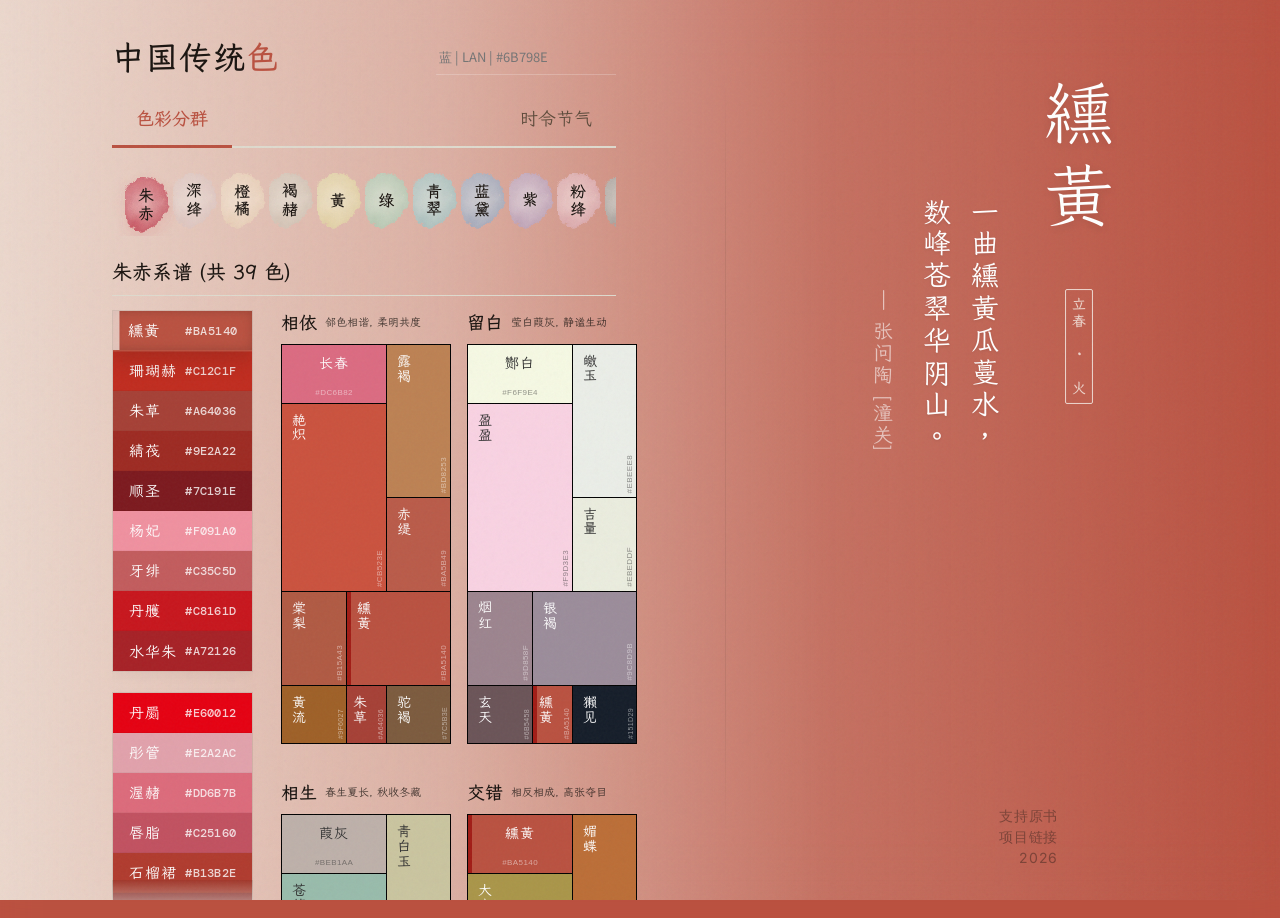
<file: index.html>
<!doctype html>
<html lang="zh-CN">
	<head>
		<meta charset="UTF-8" />
		<meta name="viewport" content="width=device-width, initial-scale=1.0" />
		<title>中国传统色 | TC Colors</title>

		<!-- Brand Favicon (Organic Watercolor Blob with Gold Splatter) -->
		<link
			rel="icon"
			type="image/svg+xml"
			href="data:image/svg+xml,%3Csvg xmlns='http://www.w3.org/2000/svg' viewBox='0 0 100 100'%3E%3Cpath d='M5,50 C5,10 40,5 90,15 C110,40 95,90 50,95 C10,100 5,75 5,50 Z' fill='%23d35400' /%3E%3Ccircle cx='75' cy='30' r='5' fill='%23FFD700' opacity='0.6' /%3E%3Ccircle cx='85' cy='50' r='4' fill='%23FFD700' opacity='0.8' /%3E%3Ccircle cx='60' cy='20' r='3' fill='%23FFD700' opacity='0.5' /%3E%3C/svg%3E"
		/>

		<!-- Fonts: LXGW WenKai TC for classic calligraphy, ZCOOL XiaoWei for quote, DM Mono for hex numbers, Outfit for UI, Inter for body -->
		<link rel="preconnect" href="https://fonts.googleapis.com" />
		<link rel="preconnect" href="https://fonts.gstatic.com" crossorigin />
		<link
			href="https://fonts.googleapis.com/css2?family=Barlow:wght@400;500;600;700&family=Inter:wght@300;400;500;600;700&family=Noto+Serif+JP:wght@400;600;700;900&family=Outfit:wght@400;500;600;700&family=LXGW+WenKai+TC&family=ZCOOL+XiaoWei&family=Noto+Sans+JP:wght@300;400;500&family=DM+Mono:wght@400;500&display=swap"
			rel="stylesheet"
		/>

		<!-- Load Global CORS-proof Database Script -->
		<script src="colors_db.js"></script>

		<!-- Modular Stylesheets (Option A Component Split) -->
		<link rel="stylesheet" href="css/tokens.css" />
		<link rel="stylesheet" href="css/layout.css" />
		<link rel="stylesheet" href="css/sidebar.css" />
		<link rel="stylesheet" href="css/swatches.css" />
		<link rel="stylesheet" href="css/hero.css" />
	</head>
	<body>
		<!-- Ink Bleed Expansion Overlay -->
		<div class="ink-bleed-overlay" id="inkBleedOverlay"></div>

		<!-- Global Xuan Paper Noise Overlay -->
		<div class="paper-texture"></div>

		<!-- SVG Wet Brush Stroke Displacement Filters (100% Local Fractal Noise) -->
		<svg
			style="
				position: absolute;
				width: 0;
				height: 0;
				pointer-events: none;
			"
		>
			<defs>
				<filter id="brush-filter">
					<feTurbulence
						type="fractalNoise"
						baseFrequency="0.06"
						numOctaves="4"
						result="noise"
					/>
					<feDisplacementMap
						in="SourceGraphic"
						in2="noise"
						scale="12"
						xChannelSelector="R"
						yChannelSelector="G"
					/>
				</filter>
				<filter id="brush-filter-active">
					<feTurbulence
						type="fractalNoise"
						baseFrequency="0.04"
						numOctaves="5"
						result="noise"
					/>
					<feDisplacementMap
						in="SourceGraphic"
						in2="noise"
						scale="18"
						xChannelSelector="R"
						yChannelSelector="G"
					/>
				</filter>
				<filter id="ink-bleed-filter">
					<feTurbulence
						type="fractalNoise"
						baseFrequency="0.012"
						numOctaves="3"
						result="noise"
					/>
					<feDisplacementMap
						in="SourceGraphic"
						in2="noise"
						scale="120"
					/>
				</filter>
			</defs>
		</svg>

		<!-- Active Stage - Split View -->
		<div class="stage-container" id="stageContainer">
			<!-- Left Half Stage: Dynamic Interactive Views -->
			<div class="stage-left" id="stageLeft">
				<!-- Header Section -->
				<header>
					<div style="display: flex; align-items: center; gap: 12px">
						<a href="https://tc-colors.vercel.app" class="logo"
							>中国传统<span>色</span></a
						>
					</div>

					<!-- Premium Fuzzy Search Input on Top Right -->
					<div class="search-bar-container">
						<input
							type="text"
							class="search-input"
							id="searchInput"
							placeholder=" 蓝 | LAN | #6B798E"
							onfocus="this.placeholder = ''"
							onblur="this.placeholder = ' 蓝 | LAN | #6B798E'"
							oninput="handleSearch()"
						/>
					</div>
				</header>

				<!-- Premium Tab Bar Navigation -->
				<div class="tabs-nav-container">
					<button
						class="nav-tab-btn active"
						id="main-tab-groups"
						onclick="switchMainTab('groups')"
					>
						<span>色彩分群</span>
					</button>
					<button
						class="nav-tab-btn"
						id="main-tab-seasons"
						onclick="switchMainTab('seasons')"
					>
						<span>时令节气</span>
					</button>
				</div>

				<!-- Tab 1: Color Groups Container -->
				<div class="tab-content" id="tabContentGroups">
					<div id="hueGroupsSelectView" class="hue-cards-grid">
						<!-- Dynamic Hue cards -->
					</div>
					<div class="group-view-header" style="margin-top: 8px">
						<span class="group-view-title" id="groupColorsTitle"
							>朱赤系谱</span
						>
					</div>
					<div class="tab-split-layout">
						<div
							class="ribbon-swatches-list"
							id="hueGroupColorsGrid"
						>
							<!-- Compact horizontal ribbon swatch strips -->
						</div>
						<div class="tab-palettes-column" id="groupPalettesGrid">
							<!-- 6 Dynamic Intention Palettes stacked here -->
						</div>
					</div>
				</div>

				<!-- Tab 2: Seasonal Groups Container -->
				<div
					class="tab-content"
					id="tabContentSeasons"
					style="display: none"
				>
					<!-- Unified Top Row: Accordion on Left, 6 Term Buttons on Right -->
					<div class="season-unified-header">
						<!-- Left Column: Vertical Accordion Season Stack -->
						<div class="season-tabs-stack" id="seasonTabsStack">
							<!-- Dynamically populated vertical accordion cards for 春, 夏, 秋, 冬 -->
						</div>

						<!-- Right Column: 6 Terms Symmetrical Grid -->
						<div class="solar-terms-grid" id="solarTermsGrid">
							<!-- Clickable 6 active season terms -->
						</div>
					</div>

					<div class="tab-split-layout">
						<div id="seasonSwatchesView">
							<div
								class="ribbon-swatches-list"
								id="seasonGrid4x4"
							>
								<!-- Dynamic seasonal ribbons -->
							</div>
						</div>
						<div
							class="tab-palettes-column"
							id="seasonPalettesGrid"
						>
							<!-- 6 Dynamic Intention Palettes stacked here -->
						</div>
					</div>
				</div>

				<!-- Search Results Container -->
				<div
					class="tab-content"
					id="tabContentSearch"
					style="display: none"
				>
					<div class="group-view-header">
						<span class="group-view-title">搜索结果</span>
					</div>
					<div class="tab-split-layout" id="searchSplitLayout">
						<div class="ribbon-swatches-list" id="searchColLeft">
							<!-- Left column results -->
						</div>
						<div class="ribbon-swatches-list" id="searchColRight">
							<!-- Right column results -->
						</div>
					</div>
				</div>
			</div>

			<!-- Right Half Stage: Vertical Calligraphic Zen Scroll Panel -->
			<div class="stage-right" id="stageRight">
				<div class="stage-right-hero" id="detailHero">
					<!-- Color Name Group (Top Right) -->
					<div class="hero-name-group">
						<div class="hero-name-zh" id="viewerNameZh">黄白游</div>
						<div class="hero-meta-badge" id="viewerMetaBadge">
							立春 · 土
						</div>
					</div>
					<!-- Poem Group (Middle to Left, starting from middle down) -->
					<div class="hero-poem-group">
						<div class="hero-poem-text" id="viewerPoetry">
							欲识金银气，多从黄白游；一生痴绝处，无梦到徽州。
						</div>
						<div class="hero-poem-citation" id="viewerCitation">
							---- 汤显祖 [有友人怜予乏劝 为黄山白岳之游]
						</div>
					</div>
				</div>

				<!-- Page Credits -->
				<div class="page-footer">
					<div
						class="footer-link"
						data-url="https://www.amazon.com/Traditional-Colors-China-Chinese-Guo/dp/7521716051"
						onclick="window.open(this.dataset.url, '_blank')"
					>
						支持原书
					</div>
					<div
						class="footer-link"
						data-url="https://github.com/davidye0209/tc-colors"
						onclick="window.open(this.dataset.url, '_blank')"
					>
						项目链接
					</div>
					<div>2026</div>
				</div>
			</div>
		</div>

		<!-- Tooltip -->
		<div class="well-tooltip" id="wellTooltip"></div>

		<!-- Toast Notification -->
		<div class="toast" id="toast">复制成功</div>

		<!-- Modular Core Coordinator (ES Modules Entry Point) -->
		<script type="module" src="js/app.js"></script>
	</body>
</html>
</file>
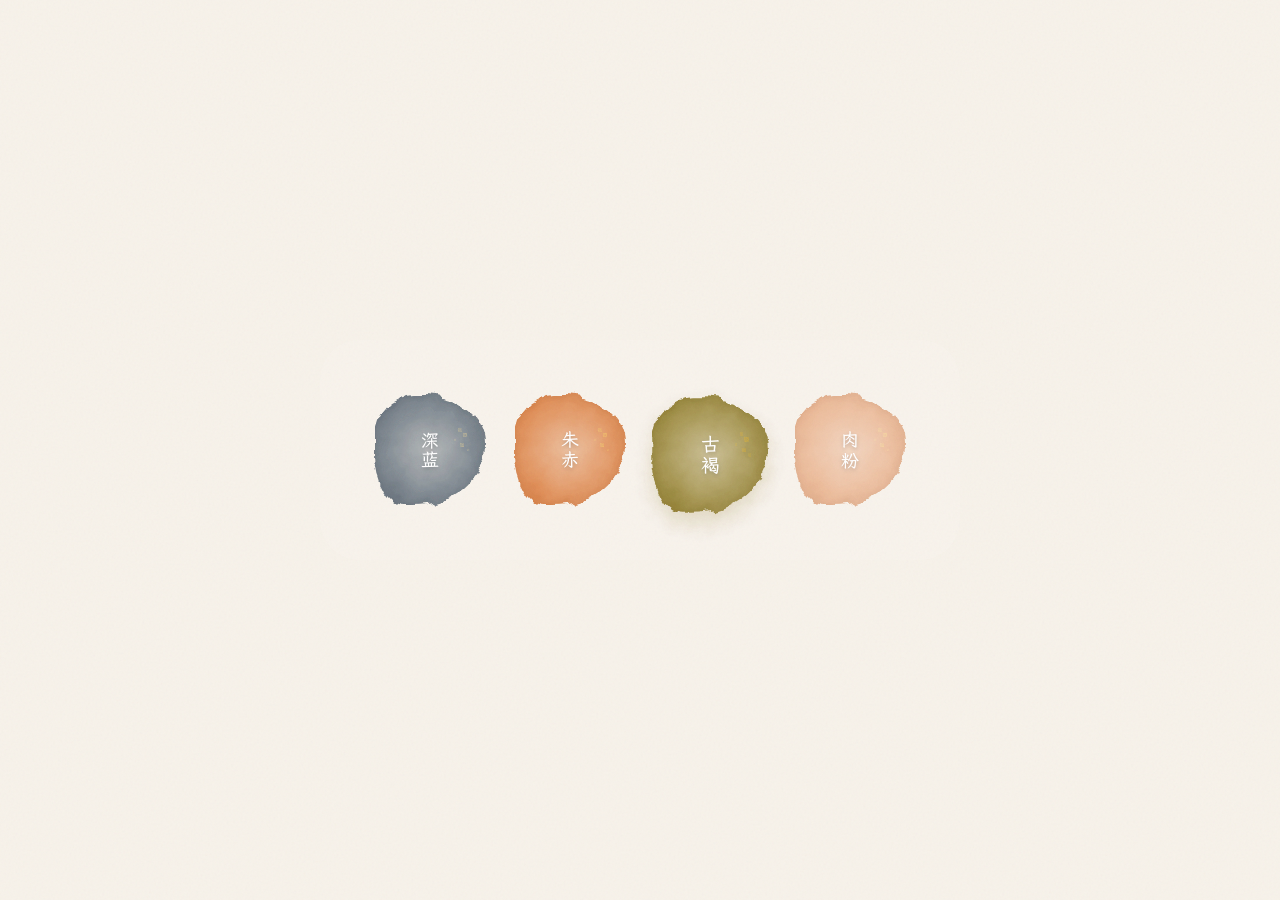
<file: button.html>
<!doctype html>

<html lang="zh-CN">
	<head>
		<meta charset="utf-8" />
		<meta content="width=device-width, initial-scale=1.0" name="viewport" />
		<title>Watercolor Tag Components</title>
		<link
			href="https://fonts.googleapis.com/css2?family=LXGW+WenKai+TC:wght@400;700&amp;display=swap"
			rel="stylesheet"
		/>
		<style>
			:root {
				--bg: #f7f2ea;
				--ink: #1a1410;
				--grain-opacity: 0.04;
			}
			body {
				background-color: var(--bg);
				display: flex;
				justify-content: center;
				align-items: center;
				min-height: 100vh;
				margin: 0;
				font-family: "LXGW WenKai TC", serif;
				position: relative;
			}
			body::before {
				content: "";
				position: fixed;
				inset: 0;
				pointer-events: none;
				z-index: 1000;
				background-image: url("data:image/svg+xml,%3Csvg viewBox='0 0 512 512' xmlns='http://www.w3.org/2000/svg'%3E%3Cfilter id='noise'%3E%3CfeTurbulence type='fractalNoise' baseFrequency='0.75' numOctaves='4' stitchTiles='stitch'/%3E%3C/filter%3E%3Crect width='100%25' height='100%25' filter='url(%23noise)' opacity='1'/%3E%3C/svg%3E");
				opacity: var(--grain-opacity);
			}
			.component-preview {
				display: flex;
				gap: 40px;
				padding: 60px;
				background: rgba(255, 255, 255, 0.1);
				border-radius: 40px;
			}
			.hue-group-card {
				width: 100px;
				height: 100px;
				cursor: pointer;
				display: flex;
				align-items: center;
				justify-content: center;
				position: relative;
				transition: all 0.5s cubic-bezier(0.23, 1, 0.32, 1);
				background: transparent;
			}
			.hue-group-card::after {
				content: "";
				position: absolute;
				inset: -5px;
				z-index: -1;
				background: radial-gradient(
					circle at center,
					color-mix(in srgb, var(--group-accent) 40%, transparent) 0%,
					color-mix(in srgb, var(--group-accent) 85%, transparent) 80%,
					var(--group-accent) 100%
				);
				border-radius: 40% 60% 70% 30% / 40% 50% 60% 50%;
				filter: url(#brush-filter);
				box-shadow: inset 0 0 15px rgba(0, 0, 0, 0.1);
				transition: all 0.5s ease;
				opacity: 0.9;
			}
			.hue-group-card .splatter {
				position: absolute;
				inset: 0;
				pointer-events: none;
				z-index: 1;
				background-image: url("data:image/svg+xml,%3Csvg viewBox='0 0 100 100' xmlns='http://www.w3.org/2000/svg'%3E%3Cfilter id='gold'%3E%3CfeTurbulence type='fractalNoise' baseFrequency='0.8' numOctaves='4'/%3E%3CfeColorMatrix values='0 0 0 0 0.8 0 0 0 0 0.6 0 0 0 0 0.2 0 0 0 1 0'/%3E%3C/filter%3E%3Ccircle cx='80' cy='30' r='1' filter='url(%23gold)' opacity='0.6'/%3E%3Ccircle cx='85' cy='35' r='1.5' filter='url(%23gold)' opacity='0.8'/%3E%3Ccircle cx='75' cy='40' r='0.5' filter='url(%23gold)' opacity='0.5'/%3E%3Ccircle cx='82' cy='45' r='1.2' filter='url(%23gold)' opacity='0.7'/%3E%3Ccircle cx='88' cy='50' r='0.8' filter='url(%23gold)' opacity='0.4'/%3E%3C/svg%3E");
				background-size: cover;
				mix-blend-mode: overlay;
				opacity: 0.8;
			}
			.hue-group-card:hover {
				transform: scale(1.1) rotate(2deg);
			}
			.hue-group-card:hover::after {
				filter: url(#brush-filter-active);
				opacity: 1;
			}
			.hue-group-card.active {
				transform: translateY(5px) scale(1.05);
			}
			.hue-group-card.active::after {
				box-shadow:
					0 10px 20px rgba(var(--group-accent-rgb), 0.2),
					inset 0 0 20px rgba(0, 0, 0, 0.1);
			}
			.hue-group-name {
				font-size: 18px;
				font-weight: 700;
				color: #fff;
				text-shadow: 0 2px 4px rgba(0, 0, 0, 0.2);
				writing-mode: vertical-rl;
				text-orientation: upright;
				z-index: 2;
				letter-spacing: 0.1em;
			}
			.svg-filters {
				position: absolute;
				width: 0;
				height: 0;
				pointer-events: none;
			}
		</style>
	</head>
	<body>
		<svg class="svg-filters">
			<defs>
				<filter id="brush-filter">
					<feturbulence
						basefrequency="0.06"
						numoctaves="4"
						result="noise"
						type="fractalNoise"
					></feturbulence>
					<fedisplacementmap
						in="SourceGraphic"
						in2="noise"
						scale="12"
						xchannelselector="R"
						ychannelselector="G"
					></fedisplacementmap>
				</filter>
				<filter id="brush-filter-active">
					<feturbulence
						basefrequency="0.04"
						numoctaves="5"
						result="noise"
						type="fractalNoise"
					></feturbulence>
					<fedisplacementmap
						in="SourceGraphic"
						in2="noise"
						scale="18"
						xchannelselector="R"
						ychannelselector="G"
					></fedisplacementmap>
				</filter>
			</defs>
		</svg>
		<div class="component-preview">
			<div
				class="hue-group-card"
				style="--group-accent: #2c3e50; --group-accent-rgb: 44, 62, 80"
			>
				<div class="splatter"></div>
				<div class="hue-group-name">深蓝</div>
			</div>
			<div
				class="hue-group-card"
				style="--group-accent: #d35400; --group-accent-rgb: 211, 84, 0"
			>
				<div class="splatter"></div>
				<div class="hue-group-name">朱赤</div>
			</div>
			<div
				class="hue-group-card active"
				style="--group-accent: #7d6608; --group-accent-rgb: 125, 102, 8"
			>
				<div class="splatter"></div>
				<div class="hue-group-name">古褐</div>
			</div>
			<div
				class="hue-group-card"
				style="
					--group-accent: #e59866;
					--group-accent-rgb: 229, 152, 102;
				"
			>
				<div class="splatter"></div>
				<div class="hue-group-name">肉粉</div>
			</div>
		</div>
		<script>
			document.querySelectorAll(".hue-group-card").forEach((card) => {
				card.addEventListener("click", () => {
					document
						.querySelectorAll(".hue-group-card")
						.forEach((c) => c.classList.remove("active"));
					card.classList.add("active");
				});
			});
		</script>
	</body>
</html>
</file>
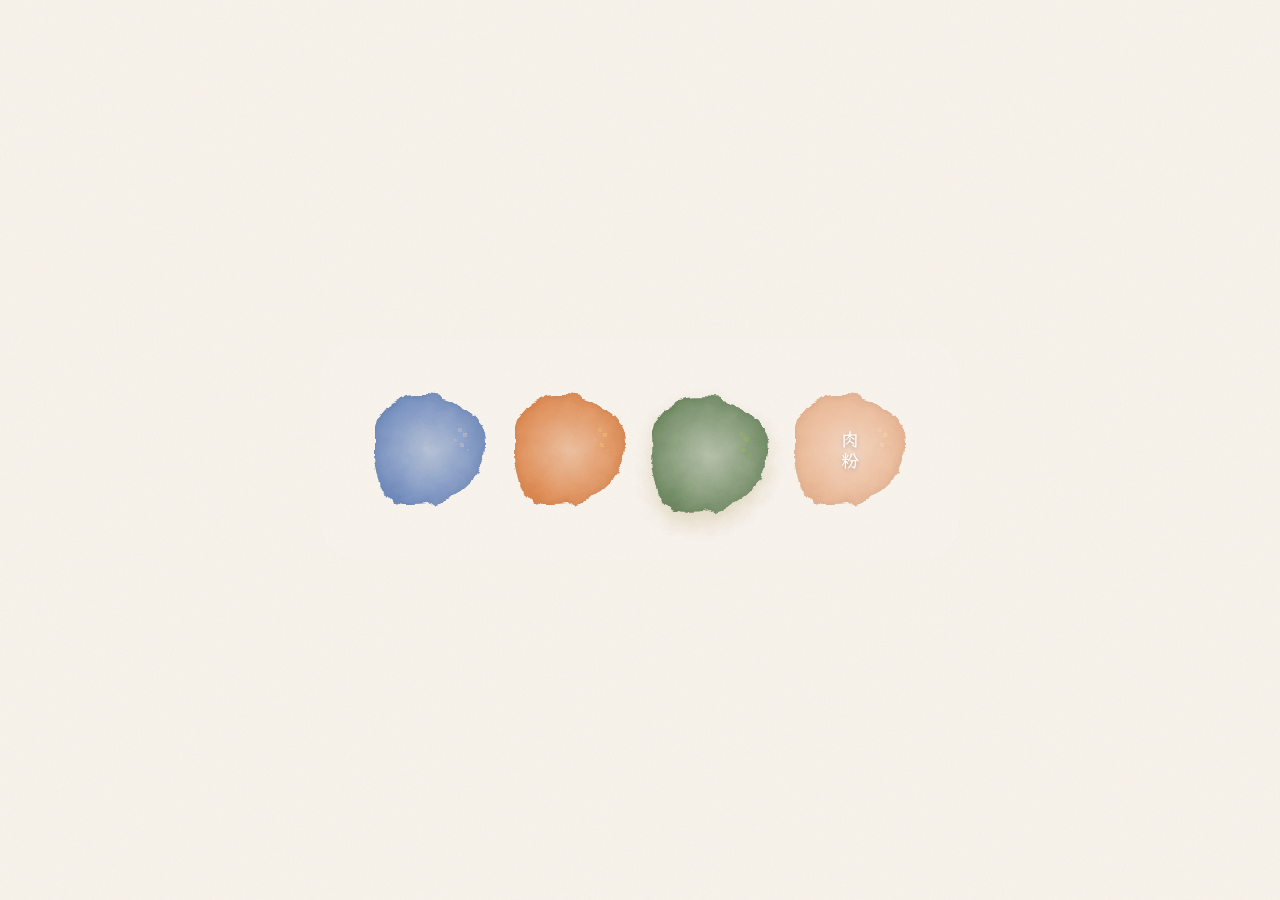
<file: favicon.html>
<!doctype html>

<html lang="zh-CN">
	<head>
		<meta charset="utf-8" />
		<meta content="width=device-width, initial-scale=1.0" name="viewport" />
		<title>Watercolor Tag Components</title>
		<link
			href="https://fonts.googleapis.com/css2?family=LXGW+WenKai+TC:wght@400;700&amp;display=swap"
			rel="stylesheet"
		/>
		<style>
			:root {
				--bg: #f7f2ea;
				--ink: #1a1410;
				--grain-opacity: 0.04;
			}
			body {
				background-color: var(--bg);
				display: flex;
				justify-content: center;
				align-items: center;
				min-height: 100vh;
				margin: 0;
				font-family: "LXGW WenKai TC", serif;
				position: relative;
			}
			body::before {
				content: "";
				position: fixed;
				inset: 0;
				pointer-events: none;
				z-index: 1000;
				background-image: url("data:image/svg+xml,%3Csvg viewBox='0 0 512 512' xmlns='http://www.w3.org/2000/svg'%3E%3Cfilter id='noise'%3E%3CfeTurbulence type='fractalNoise' baseFrequency='0.75' numOctaves='4' stitchTiles='stitch'/%3E%3C/filter%3E%3Crect width='100%25' height='100%25' filter='url(%23noise)' opacity='1'/%3E%3C/svg%3E");
				opacity: var(--grain-opacity);
			}
			.component-preview {
				display: flex;
				gap: 40px;
				padding: 60px;
				background: rgba(255, 255, 255, 0.1);
				border-radius: 40px;
			}
			.hue-group-card {
				width: 100px;
				height: 100px;
				cursor: pointer;
				display: flex;
				align-items: center;
				justify-content: center;
				position: relative;
				transition: all 0.5s cubic-bezier(0.23, 1, 0.32, 1);
				background: transparent;
			}
			.hue-group-card::after {
				content: "";
				position: absolute;
				inset: -5px;
				z-index: -1;
				background: radial-gradient(
					circle at center,
					color-mix(in srgb, var(--group-accent) 40%, transparent) 0%,
					color-mix(in srgb, var(--group-accent) 85%, transparent) 80%,
					var(--group-accent) 100%
				);
				border-radius: 40% 60% 70% 30% / 40% 50% 60% 50%;
				filter: url(#brush-filter);
				box-shadow: inset 0 0 15px rgba(0, 0, 0, 0.1);
				transition: all 0.5s ease;
				opacity: 0.9;
			}
			.hue-group-card .splatter {
				position: absolute;
				inset: 0;
				pointer-events: none;
				z-index: 1;
				background-image: url("data:image/svg+xml,%3Csvg viewBox='0 0 100 100' xmlns='http://www.w3.org/2000/svg'%3E%3Cfilter id='gold'%3E%3CfeTurbulence type='fractalNoise' baseFrequency='0.8' numOctaves='4'/%3E%3CfeColorMatrix values='0 0 0 0 0.8 0 0 0 0 0.6 0 0 0 0 0.2 0 0 0 1 0'/%3E%3C/filter%3E%3Ccircle cx='80' cy='30' r='1' filter='url(%23gold)' opacity='0.6'/%3E%3Ccircle cx='85' cy='35' r='1.5' filter='url(%23gold)' opacity='0.8'/%3E%3Ccircle cx='75' cy='40' r='0.5' filter='url(%23gold)' opacity='0.5'/%3E%3Ccircle cx='82' cy='45' r='1.2' filter='url(%23gold)' opacity='0.7'/%3E%3Ccircle cx='88' cy='50' r='0.8' filter='url(%23gold)' opacity='0.4'/%3E%3C/svg%3E");
				background-size: cover;
				mix-blend-mode: overlay;
				opacity: 0.8;
			}
			.hue-group-card:hover {
				transform: scale(1.1) rotate(2deg);
			}
			.hue-group-card:hover::after {
				filter: url(#brush-filter-active);
				opacity: 1;
			}
			.hue-group-card.active {
				transform: translateY(5px) scale(1.05);
			}
			.hue-group-card.active::after {
				box-shadow:
					0 10px 20px rgba(var(--group-accent-rgb), 0.2),
					inset 0 0 20px rgba(0, 0, 0, 0.1);
			}
			.hue-group-name {
				font-size: 18px;
				font-weight: 700;
				color: #fff;
				text-shadow: 0 2px 4px rgba(0, 0, 0, 0.2);
				writing-mode: vertical-rl;
				text-orientation: upright;
				z-index: 2;
				letter-spacing: 0.1em;
			}
			.svg-filters {
				position: absolute;
				width: 0;
				height: 0;
				pointer-events: none;
			}
		</style>
	</head>
	<body>
		<svg class="svg-filters">
			<defs>
				<filter id="brush-filter">
					<feturbulence
						basefrequency="0.06"
						numoctaves="4"
						result="noise"
						type="fractalNoise"
					></feturbulence>
					<fedisplacementmap
						in="SourceGraphic"
						in2="noise"
						scale="12"
						xchannelselector="R"
						ychannelselector="G"
					></fedisplacementmap>
				</filter>
				<filter id="brush-filter-active">
					<feturbulence
						basefrequency="0.04"
						numoctaves="5"
						result="noise"
						type="fractalNoise"
					></feturbulence>
					<fedisplacementmap
						in="SourceGraphic"
						in2="noise"
						scale="18"
						xchannelselector="R"
						ychannelselector="G"
					></fedisplacementmap>
				</filter>
			</defs>
		</svg>
		<div class="component-preview">
			<div
				class="hue-group-card"
				style="--group-accent: #2e59a7; --group-accent-rgb: 44, 62, 80"
			>
				<div class="splatter"></div>
				<div class="hue-group-name"></div>
			</div>
			<div
				class="hue-group-card"
				style="--group-accent: #d35400; --group-accent-rgb: 211, 84, 0"
			>
				<div class="splatter"></div>
				<div class="hue-group-name"></div>
			</div>
			<div
				class="hue-group-card active"
				style="--group-accent: #446a37; --group-accent-rgb: 125, 102, 8"
			>
				<div class="splatter"></div>
				<div class="hue-group-name"></div>
			</div>
			<div
				class="hue-group-card"
				style="
					--group-accent: #e59866;
					--group-accent-rgb: 229, 152, 102;
				"
			>
				<div class="splatter"></div>
				<div class="hue-group-name">肉粉</div>
			</div>
		</div>
		<script>
			document.querySelectorAll(".hue-group-card").forEach((card) => {
				card.addEventListener("click", () => {
					document
						.querySelectorAll(".hue-group-card")
						.forEach((c) => c.classList.remove("active"));
					card.classList.add("active");
				});
			});
		</script>
	</body>
</html>
</file>
<file: css/tokens.css>
/* Core Design System Tokens & Global Xuan Paper Canvas */
:root {
	/* Active Theme Colors - Default Warm Red (朱赤) */
	--theme-primary: #9e2a22;
	--theme-primary-rgb: 158, 42, 34;
	--theme-light-bg: rgba(158, 42, 34, 0.05);
	--theme-border: rgba(158, 42, 34, 0.2);

	/* Global Base */
	--bg: #f4f0e6; /* Warmer, antique Xuan paper */
	--bg2: #ece6d9;
	--ink: #1a1410; /* Editorial off-black */
	--ink-soft: #5c4a3a;
	--ink-muted: #9c8878;
	--grain-opacity: 0.04;
	--card-radius: 14px;
	--panel-radius: 20px;

	--bg-app: var(--bg);
	--text-main: var(--ink);
	--text-muted: var(--ink-soft);
	--border-color: #dfdbcf;
	--white: #faf7f0;

	/* Typography Tokens */
	--font-serif-jp: "Noto Serif JP", "LXGW WenKai TC", serif;
	--font-calligraphy: "LXGW WenKai TC", cursive;
}

html, body {
	overflow: hidden; /* Lock the global viewport */
	height: 100%;
}

* {
	box-sizing: border-box;
	margin: 0;
	padding: 0;
}

body {
	font-family: "Noto Sans JP", sans-serif;
	background-color: var(--theme-primary);
	color: var(--text-main);
	height: 100vh; /* Fixed height */
	padding: 24px 32px 0 32px; /* Bottom padding removed to allow lists to reach bottom */
	position: relative;
	transition: filter 1.2s ease;
}

/* Cream paper veil: strongest on left for card legibility, dissolves toward right */
/* Static overlay so no transition needed — only background-color animates */
body::after {
	content: "";
	position: fixed;
	inset: 0;
	pointer-events: none;
	z-index: -1;
	background: linear-gradient(
		to right,
		rgba(244, 240, 230, 0.85) 0%,
		rgba(244, 240, 230, 0.6) 35%,
		rgba(244, 240, 230, 0.2) 65%,
		rgba(244, 240, 230, 0) 100%
	);
}

/* Global Xuan Paper Noise Overlay */
.paper-texture {
	position: fixed;
	inset: 0;
	background-image: url("data:image/svg+xml,%3Csvg viewBox='0 0 200 200' xmlns='http://www.w3.org/2000/svg'%3E%3Cfilter id='noise'%3E%3CfeTurbulence type='fractalNoise' baseFrequency='0.65' numOctaves='3' stitchTiles='stitch'/%3E%3C/filter%3E%3Crect width='100%25' height='100%25' filter='url(%23noise)' opacity='0.035'/%3E%3C/svg%3E");
	pointer-events: none;
	z-index: 9999;
	mix-blend-mode: multiply;
	opacity: 0.8;
}

/* Paper grain overlay */
body::before {
	content: "";
	position: fixed;
	inset: 0;
	pointer-events: none;
	z-index: 1000;
	background-image: url("data:image/svg+xml,%3Csvg viewBox='0 0 512 512' xmlns='http://www.w3.org/2000/svg'%3E%3Cfilter id='noise'%3E%3CfeTurbulence type='fractalNoise' baseFrequency='0.75' numOctaves='4' stitchTiles='stitch'/%3E%3C/filter%3E%3Crect width='100%25' height='100%25' filter='url(%23noise)' opacity='1'/%3E%3C/svg%3E");
	opacity: var(--grain-opacity);
	transition: opacity 0.6s ease;
}

body.absorbing::before {
	opacity: calc(var(--grain-opacity) * 2.5);
}

body.absorbing {
	filter: brightness(0.96) contrast(1.02);
}

.ink-bleed-overlay {
	position: fixed;
	inset: 0;
	z-index: -2; /* Behind the veil (-1) and grain (1000) */
	pointer-events: none;
	background-color: transparent;
	opacity: 0;
	transform: scale(0.9);
	transition: 
		opacity 2.0s cubic-bezier(0.45, 0, 0.55, 1),
		transform 2.0s cubic-bezier(0.45, 0, 0.55, 1);
	filter: blur(50px);
}

.ink-bleed-overlay.animate {
	opacity: 1;
	transform: scale(1.15);
}
</file>
<file: css/layout.css>
/* Structural Split View Grid, Navigation, and General UI Layout styling */

/* ── TOP NAV ── */
header {
	width: 100%;
	margin: 0 0 12px 0;
	padding: 0;
	display: flex;
	align-items: center;
	justify-content: space-between;
	gap: 12px;
	border-bottom: none;
}

.search-bar-container {
	position: relative;
	display: flex;
	align-items: center;
}

.search-input {
	width: 180px;
	padding: 8px 0;
	border-radius: 0;
	border: none;
	border-bottom: 1px solid var(--theme-border);
	background: transparent;
	font-family: "Noto Sans JP", sans-serif;
	font-size: 13px;
	color: var(--ink);
	outline: none;
	transition:
		border-bottom-color 1.5s cubic-bezier(0.45, 0, 0.55, 1),
		width 0.3s ease;
	backdrop-filter: blur(2px);
}

.search-input:focus {
	border-bottom-color: var(--ink);
	width: 220px;
}

.search-icon {
	position: absolute;
	right: 0;
	font-family: "LXGW WenKai TC", serif;
	font-size: 12px;
	color: var(--ink-muted);
	opacity: 0.8;
	cursor: pointer;
	user-select: none;
	pointer-events: none;
}

.search-icon:hover {
	opacity: 1;
}

.logo {
	font-family: "LXGW WenKai TC", serif;
	font-size: 32px;
	font-weight: 700;
	color: var(--ink);
	letter-spacing: 0.05em;
	text-decoration: none;
	display: inline-block;
}
.logo span {
	color: var(--theme-primary);
	transition: color 1.5s cubic-bezier(0.45, 0, 0.55, 1);
}

/* ── MAIN TABS NAV ── */
.tabs-nav-container {
	width: 100%;
	margin: 0 0 8px 0; /* Reduced to pull color tags closer to the navigation tab bar */
	display: flex;
	justify-content: space-between;
	align-items: center;
	border-bottom: 2px solid var(--border-color);
	padding-bottom: 8px;
}
.nav-tab-btn {
	background: transparent;
	border: none;
	padding: 8px 24px;
	cursor: pointer;
	font-family: "LXGW WenKai TC", serif;
	font-size: 18px;
	font-weight: 500;
	color: var(--ink-soft);
	transition:
		color 1.2s ease,
		font-weight 0.4s ease;
	position: relative;
	display: flex;
	align-items: center;
	gap: 8px;
}
.nav-tab-btn:hover {
	color: var(--ink);
}
.nav-tab-btn.active {
	color: var(--theme-primary);
	font-weight: 700;
}
.nav-tab-btn::after {
	content: "";
	position: absolute;
	bottom: -10px;
	left: 0;
	width: 100%;
	height: 3px;
	background-color: var(--theme-primary);
	transform: scaleX(0);
	transition:
		transform 0.25s ease,
		background-color 1.5s cubic-bezier(0.45, 0, 0.55, 1);
	transform-origin: bottom center;
}
.nav-tab-btn.active::after {
	transform: scaleX(1);
}

/* ── STAGE CONTAINERS ── */
.stage-container {
	display: grid;
	grid-template-columns: 1fr 1fr;
	gap: 0;
	max-width: 1440px;
	margin: 0 auto;
	align-items: start;
	height: calc(100vh - 24px); /* Fixed height to match viewport */
	overflow: hidden; /* Lock the global grid */
	padding-top: 12px;
	position: relative; /* Anchors the vertical divider */
}

/* Subtle vertical divider between the two "pages" */
.stage-container::after {
	content: "";
	position: absolute;
	top: 60px;
	bottom: 60px;
	left: 57%;
	width: 1px;
	background: linear-gradient(
		to bottom,
		transparent,
		rgba(26, 20, 16, 0.08) 20%,
		rgba(26, 20, 16, 0.08) 80%,
		transparent
	);
	pointer-events: none;
	z-index: 5;
}

.stage-left {
	min-width: 0;
	height: 100%;
	display: flex;
	flex-direction: column;
	gap: 8px;
	padding-left: 80px;
	padding-right: 24px;
	overflow: hidden; /* Ensure only internal lists scroll */
}

.stage-right {
	min-width: 0;
	height: 100%;
	display: flex;
	justify-content: flex-start;
	align-items: flex-start;
	padding-left: 24px;
	overflow: hidden; /* Stationary panel */
	position: relative;
}

.tab-content {
	display: flex;
	flex-direction: column;
	gap: 14px; /* Pulls active panels and content sections closer */
	width: 100%;
}

/* ── TOOLTIPS & TOASTS ── */
.well-tooltip {
	position: absolute;
	background-color: var(--ink);
	color: #ffffff;
	padding: 8px 12px;
	border-radius: 6px;
	font-size: 11px;
	font-family: "Barlow", sans-serif;
	pointer-events: none;
	opacity: 0;
	transition: opacity 0.1s ease;
	z-index: 1000000;
	box-shadow: 0 4px 12px rgba(0, 0, 0, 0.15);
	border: 1px solid rgba(255, 255, 255, 0.1);
	line-height: 1.4;
}

.toast {
	position: fixed;
	bottom: 28px;
	left: 50%;
	transform: translateX(-50%) translateY(12px);
	background: var(--ink);
	color: #fff;
	padding: 9px 18px;
	border-radius: 999px;
	font-size: 13px;
	font-family: "DM Mono", monospace;
	letter-spacing: 0.06em;
	opacity: 0;
	pointer-events: none;
	transition: all 0.25s ease;
	z-index: 9999;
}
.toast.show {
	opacity: 1;
	transform: translateX(-50%) translateY(0);
}

/* ── MOBILE RESPONSIVE ADAPTATIONS ── */
@media (max-width: 950px) {
	body {
		padding: 16px 16px 32px 16px;
	}

	header {
		flex-direction: column;
		align-items: stretch;
		gap: 16px;
		margin-bottom: 20px;
	}

	header > div {
		flex-direction: column;
		align-items: flex-start !important;
		gap: 6px !important;
	}

	.logo-divider {
		display: none;
	}

	.logo-sub {
		font-size: 11px;
		letter-spacing: 0.05em;
	}

	.search-bar-container {
		width: 100%;
	}

	.search-input {
		width: 100% !important;
	}

	.tabs-nav-container {
		flex-wrap: wrap;
		gap: 8px;
	}
	.nav-tab-btn {
		font-size: 16px;
		padding: 8px 16px;
	}

	.stage-container {
		grid-template-columns: 1fr;
		gap: 28px;
	}
	.stage-container::after {
		display: none; /* Hide divider on vertical stack */
	}

	.stage-right {
		position: static;
	}

	.stage-right-hero {
		height: auto;
		width: 100%;
		max-width: 100%;
		max-height: none;
		aspect-ratio: auto;
		writing-mode: horizontal-tb;
		flex-direction: column;
		align-items: stretch;
		gap: 24px;
		padding: 24px;
	}

	.stage-right-hero::before {
		inset: 12px;
	}

	.hero-name-group {
		writing-mode: horizontal-tb;
		flex-direction: row;
		align-self: stretch;
		align-items: center;
		justify-content: space-between;
		width: 100%;
		border-bottom: 1px solid rgba(255, 255, 255, 0.22);
		padding-bottom: 12px;
	}

	.hero-name-zh {
		writing-mode: horizontal-tb;
		font-size: 32px;
	}

	.hero-name-py {
		writing-mode: horizontal-tb;
		text-orientation: mixed;
		margin-top: 4px;
	}

	.hero-meta-badge {
		writing-mode: horizontal-tb;
		padding: 4px 10px;
	}

	.hero-poem-group {
		writing-mode: horizontal-tb;
		align-self: stretch;
		align-items: stretch;
		width: 100%;
		margin-right: 0;
		padding-bottom: 12px;
		border-bottom: 1px dashed rgba(255, 255, 255, 0.22);
	}

	.hero-poem-text {
		writing-mode: horizontal-tb;
		font-size: 18px;
		line-height: 1.5;
	}

	.hero-poem-citation {
		writing-mode: horizontal-tb;
		margin-top: 10px;
		text-align: right;
	}

	.hero-footer-group {
		writing-mode: horizontal-tb;
		flex-direction: row;
		align-self: stretch;
		align-items: center;
		justify-content: space-between;
		width: 100%;
		gap: 16px;
	}

	.hero-hex-badge {
		writing-mode: horizontal-tb;
		padding: 10px 16px;
		text-align: center;
	}

	.hero-reconstruct-btn {
		writing-mode: horizontal-tb;
		flex-grow: 1;
		padding: 12px;
		text-align: center;
	}

	.solar-terms-grid {
		grid-template-columns: repeat(4, 1fr);
	}
}
</file>
<file: css/sidebar.css>
/* Watercolor Selection Slips (色彩分群) Sidebar CSS */

.hue-cards-grid {
	display: flex;
	overflow-x: auto;
	flex-wrap: nowrap;
	gap: 12px;
	width: 100%;
	padding: 12px 16px; /* High breathing-room padding to prevent hover-scale clipping in the gutters */
	box-sizing: border-box;
	scrollbar-width: none; /* Hide scrollbar for clean aesthetics */
}
.hue-cards-grid::-webkit-scrollbar {
	display: none;
}

.hue-group-card {
	width: 36px;
	height: 48px;
	cursor: pointer;
	display: flex;
	align-items: center;
	justify-content: center;
	position: relative;
	transition: transform 1.2s cubic-bezier(0.16, 1, 0.3, 1);
	background: transparent;
	flex-shrink: 0;
}

.hue-group-card::after {
	content: "";
	position: absolute;
	inset: -3px;
	z-index: -1;
	/* Stacked museum-grade watercolor rendering:
	   1. Fibrous aging xuanzhi paper grain (SVG Data-URI with 4 octaves) to add tactile fiber depth.
	   2. Asymmetric, whisper-soft diagonal water dilution wash (135deg) to simulate watery pigment bleed.
	   3. Asymmetric, whisper-soft diagonal pigment wash (315deg) to simulate mineral sediment settling.
	   4. Dynamic radial watercolor puddle gradient (watercolor fringe edge-pooling bleed).
	   5. Premium cream-white paper backing (衬白) to keep colors extremely vibrant and visible on dark screens. */
	background:
		/* Fibrous paper noise overlay */
		url("data:image/svg+xml,%3Csvg viewBox='0 0 120 120' xmlns='http://www.w3.org/2000/svg'%3E%3Cfilter id='paper-grain'%3E%3CfeTurbulence type='fractalNoise' baseFrequency='0.95' numOctaves='4' stitchTiles='stitch'/%3E%3CfeColorMatrix type='matrix' values='0 0 0 0 0 0 0 0 0 0 0 0 0 0 0 0 0 0 0.065 0'/%3E%3C/filter%3E%3Crect width='120' height='120' filter='url(%23paper-grain)'/%3E%3C/svg%3E"),
		/* Whisper-soft diagonal light dilution bleed */
		linear-gradient(135deg, rgba(255, 255, 255, 0.18) 0%, transparent 60%),
		/* Whisper-soft diagonal pigment settling wash */
		linear-gradient(315deg, rgba(26, 20, 16, 0.03) 0%, transparent 55%),
		/* Dynamic radial watercolor fringe gradient puddle */
		radial-gradient(
				circle at center,
				color-mix(in srgb, var(--group-accent) 40%, transparent) 0%,
				color-mix(in srgb, var(--group-accent) 85%, transparent) 80%,
				var(--group-accent) 100%
			),
		/* Solid classical cream paper backing */ #f7f2ea;
	/* Organic, non-geometric hand-painted brush drop geometry */
	border-radius: 40% 60% 70% 30% / 40% 50% 60% 50%;
	transition:
		inset 1.2s cubic-bezier(0.16, 1, 0.3, 1),
		filter 1.2s ease,
		opacity 1.2s ease,
		box-shadow 1.2s ease;
	opacity: 0.9;

	/* Default organic bleeding edge */
	filter: url(#brush-filter);
	box-shadow: inset 0 0 15px rgba(0, 0, 0, 0.1);
}

/* Classical gold splatter overlay (金箔纸 / 泥金 flecks) */
.hue-group-card .splatter {
	position: absolute;
	inset: 0;
	pointer-events: none;
	z-index: 1;
	background-image: url("data:image/svg+xml,%3Csvg viewBox='0 0 100 100' xmlns='http://www.w3.org/2000/svg'%3E%3Cfilter id='gold'%3E%3CfeTurbulence type='fractalNoise' baseFrequency='0.8' numOctaves='4'/%3E%3CfeColorMatrix values='0 0 0 0 0.8 0 0 0 0 0.6 0 0 0 0 0.2 0 0 0 1 0'/%3E%3C/filter%3E%3Ccircle cx='80' cy='30' r='1' filter='url(%23gold)' opacity='0.6'/%3E%3Ccircle cx='85' cy='35' r='1.5' filter='url(%23gold)' opacity='0.8'/%3E%3Ccircle cx='75' cy='40' r='0.5' filter='url(%23gold)' opacity='0.5'/%3E%3Ccircle cx='82' cy='45' r='1.2' filter='url(%23gold)' opacity='0.7'/%3E%3Ccircle cx='88' cy='50' r='0.8' filter='url(%23gold)' opacity='0.4'/%3E%3C/svg%3E");
	background-size: cover;
	mix-blend-mode: overlay;
	opacity: 0.8;
}

.hue-group-card:hover {
	/* Physically motionless on hover to honor paper flat material integrity */
	transform: none;
}
.hue-group-card:hover::after {
	inset: -8px; /* Dynamic Capillary Expansion: watercolor splotch bleeds and spreads organically outward */
	filter: url(#brush-filter-active); /* Spreading edges get heavier liquid turbulence */
	opacity: 1;
}

.hue-group-card.active {
	/* Gentle vertical slide down in the catalog shelf-rack without bouncy scales */
	transform: translateY(4px);
}
.hue-group-card.active::after {
	/* Inherits default inset (-3px) so it can bleed all the way to -8px on hover */
	opacity: 1;
	box-shadow:
		0 6px 14px rgba(var(--group-accent-rgb), 0.15),
		inset 0 0 20px rgba(0, 0, 0, 0.08);
}

.hue-group-name {
	font-family: "LXGW WenKai TC", serif;
	font-size: 16px;
	font-weight: 700;
	color: var(
		--ink
	); /* Editorial ink off-black for traditional ink-brush calligraphy aesthetic */
	text-shadow: none; /* Removed vector drop-shadows to keep the hand-painted ink flatly integrated in the paper */
	writing-mode: vertical-rl;
	text-orientation: upright;
	margin: 0;
	z-index: 2;
	letter-spacing: 0.12em;
}

.group-colors-view {
	display: flex;
	flex-direction: column;
	gap: 18px;
}
.group-view-header {
	display: flex;
	align-items: center;
	gap: 16px;
	border-bottom: 1.5px solid var(--border-color);
	padding-bottom: 10px;
}
.back-btn {
	background: rgba(255, 255, 255, 0.65);
	border: 1px solid var(--border-color);
	border-radius: 999px;
	padding: 6px 14px;
	font-family: "LXGW WenKai TC", serif;
	font-size: 13px;
	color: var(--ink-soft);
	cursor: pointer;
	transition: all 0.2s;
}
.back-btn:hover {
	background: #fff;
	color: var(--ink);
	border-color: var(--theme-primary);
	box-shadow: 0 2px 8px rgba(0, 0, 0, 0.05);
}
.group-view-title {
	font-family: "LXGW WenKai TC", serif;
	font-size: 20px;
	font-weight: 700;
	color: var(--ink);
}
</file>
<file: css/swatches.css>
/* Swatch Cards Grid System and Sub-Tab Display Layouts */

/* ── Tab 1 Horizontal Swatches Ribbon List (test drive) ── */
.ribbon-swatches-list,
.tab-palettes-column {
	position: relative;
	overflow-y: auto;
	overflow-x: hidden;
	scrollbar-width: none;
	-ms-overflow-style: none;
	transition:
		opacity 1s cubic-bezier(0.25, 1, 0.5, 1),
		transform 1s cubic-bezier(0.25, 1, 0.5, 1);
}

.tab-palettes-column.fade-out {
	opacity: 0;
	transform: translateY(10px);
}

/* On-top Scroll Shadow Overlays */
.scroll-shadow-top,
.scroll-shadow-bottom {
	position: absolute;
	left: 0;
	width: 100%;
	height: 50px;
	z-index: 100;
	pointer-events: none;
	opacity: 0;
	transition: opacity 0.4s cubic-bezier(0.25, 1, 0.5, 1);
	will-change: transform, opacity;
}

.scroll-shadow-bottom {
	top: 0; /* Base position at top, JS will push it down */
	background: linear-gradient(to top, var(--bg), rgba(26, 20, 16, 0.1));
}

.scroll-shadow-top.show,
.scroll-shadow-bottom.show {
	opacity: 1;
}

.ribbon-swatches-list {
	display: flex;
	flex-direction: column;
	gap: 0;
	max-height: calc(100vh - 280px);
	padding-right: 0;
	box-sizing: border-box;
	width: 100%;
	max-width: 100%;
}

/* Hide scrollbar entirely for the scrollable panels */
.ribbon-swatches-list::-webkit-scrollbar,
.tab-palettes-column::-webkit-scrollbar {
	display: none;
}

/* Split columns layout */
.tab-split-layout {
	display: flex;
	flex-direction: row;
	gap: 28px;
	width: 100%;
	align-items: start;
}
.tab-split-layout > div {
	flex: 1;
	min-width: 0;
	box-sizing: border-box;
}

/* Default to 50/50 for generic split layouts (like Search) */
.tab-split-layout > div {
	width: 50%;
	max-width: 50%;
}

/* Specific width redistribution for Swatches + Palettes pairing */
.tab-split-layout > .ribbon-swatches-list:first-child,
.tab-split-layout > #seasonSwatchesView {
	flex: 0 0 28%;
	width: 28%;
	max-width: 28%;
}
.tab-split-layout > .tab-palettes-column {
	flex: 0 0 72%;
	width: 72%;
	max-width: 72%;
}

/* Palettes column on the right side of the left page */
.tab-palettes-column {
	display: flex;
	flex-direction: row;
	flex-wrap: wrap;
	gap: 16px 32px;
	max-height: calc(100vh - 280px);
	overflow-y: auto;
	padding-right: 12px;
	box-sizing: border-box;
	scrollbar-width: none;
	-ms-overflow-style: none;
}

/* Seasonal tab overrides to account for much taller header */
#seasonGrid4x4,
#seasonPalettesGrid {
	max-height: calc(100vh - 380px);
}

.palette-group-block {
	margin-bottom: 8px;
	display: flex;
	flex-direction: column;
	width: 154px;
	flex-shrink: 0;
}
.palette-group-block:last-child {
	margin-bottom: 4px;
}

.inline-reconstruct-btn {
	font-family:
		"Barlow", sans-serif; /* Renders geometric symbols much thinner than calligraphy brushes */
	font-weight: 100;
	font-size: 22px;
	margin-left: 0px; /* Pulled much closer to the text */
	opacity: 0.4;
	cursor: pointer;
	transition: all 0.2s cubic-bezier(0.25, 1, 0.5, 1);
	display: inline-flex;
	line-height: 1;
	color: inherit;
}

.inline-reconstruct-btn:hover {
	opacity: 1;
	transform: scale(1.15);
}
.palette-group-title {
	font-family: "LXGW WenKai TC", serif;
	font-size: 18px;
	font-weight: 700;
	color: var(--ink);
	margin-bottom: 10px;
	display: flex;
	align-items: center;
}
.palette-group-title span {
	font-weight: 500;
	opacity: 0.8;
	font-size: 11px;
	margin-left: 8px;
}

/* ── MONDRIAN BOOKMARK PALETTE (UPGRADE) ── */
.mondrian-bookmark {
	position: relative;
	background-color: #000000; /* Grid line color */
	padding: 1px; /* Outer border */
	overflow: hidden;
	width: 170px; /* Proportional to Stout Ratio 1:2.86 */
	height: 400px; /* Reduced by 20% from previous 498px */
	margin-bottom: 12px;
	flex-shrink: 0;
}

.mondrian-block {
	position: absolute;
	box-sizing: border-box;
	cursor: pointer;
	transition: all 0.3s cubic-bezier(0.25, 1, 0.5, 1);
	overflow: hidden;
	display: flex;
	flex-direction: column;
	justify-content: flex-start;
	align-items: center;
	padding: 12px 6px;
}

.mondrian-block:hover {
	filter: brightness(1.05);
	z-index: 5;
}

.mondrian-block.active {
	z-index: 10;
	box-shadow: inset 4px 0 0 0 var(--active-accent, #a21c16);
}

/* Typographic Rules */
.mondrian-name {
	position: absolute;
	font-family: "LXGW WenKai TC", serif;
	font-weight: 400;
	font-size: 14px;
	letter-spacing: 0.1em;
	pointer-events: none;
	line-height: 1.2;
}

.mondrian-hex {
	position: absolute;
	font-family: "Outfit", sans-serif;
	font-weight: 500;
	font-size: 8px;
	opacity: 0.5;
	text-transform: uppercase;
	letter-spacing: 0.05em;
	transition: all 0.2s ease;
	writing-mode: vertical-rl;
	transform: rotate(180deg);
}

.mondrian-hex:hover {
	opacity: 1;
	color: var(--active-accent, #a21c16);
}

.mondrian-refresh {
	position: absolute;
	top: 4px;
	right: 4px;
	font-size: 14px;
	opacity: 0;
	transform: scale(0.5);
	transition: all 0.2s ease;
	pointer-events: none; /* Hidden state is non-interactive */
	z-index: 15;
}

.mondrian-block.active .mondrian-refresh {
	opacity: 1;
	transform: scale(1);
	pointer-events: auto; /* Active state is interactive */
}

/* BLOCK-SPECIFIC LAYOUTS */

/* Top Left Block (A): Horizontal */
.mondrian-block.a .mondrian-name {
	top: 10px;
	left: 50%;
	transform: translateX(-50%);
	writing-mode: horizontal-tb;
	width: 100%;
	text-align: center;
}
.mondrian-block.a .mondrian-hex {
	bottom: 6px;
	left: 50%;
	transform: translateX(-50%);
	writing-mode: horizontal-tb;
	width: 100%;
	text-align: center;
}

/* Other Blocks (B-I): Vertical */
.mondrian-block:not(.a) .mondrian-name {
	top: 8px;
	left: 8px;
	writing-mode: vertical-rl;
	text-orientation: upright;
}
.mondrian-block:not(.a) .mondrian-hex {
	bottom: 4px;
	right: 2px;
	writing-mode: vertical-rl;
	transform: rotate(180deg);
}

/* Bottom Panels (H, G, I): Smaller Hex */
.mondrian-block.h .mondrian-hex,
.mondrian-block.g .mondrian-hex,
.mondrian-block.i .mondrian-hex {
	font-size: 7px;
}

/* Specific adjustment for Block G name positioning */
.mondrian-block.g .mondrian-name {
	left: 4px;
}

/* PRECISION PERCENTAGE COORDINATES */
.mondrian-block.a {
	left: 1px;
	top: 1px;
	width: calc(61.8% - 1px);
	height: calc(14.8% - 1px);
}
.mondrian-block.b {
	left: calc(61.8% + 1px);
	top: 1px;
	width: calc(38.2% - 2px);
	height: calc(38.3% - 1px);
}
.mondrian-block.c {
	left: 1px;
	top: calc(14.8% + 1px);
	width: calc(61.8% - 1px);
	height: calc(46.9% - 1px);
}
.mondrian-block.d {
	left: calc(61.8% + 1px);
	top: calc(38.3% + 1px);
	width: calc(38.2% - 2px);
	height: calc(23.4% - 1px);
}
.mondrian-block.f {
	left: 1px;
	top: calc(61.7% + 1px);
	width: calc(38.2% - 1px);
	height: calc(23.5% - 1px);
}
.mondrian-block.e {
	left: calc(38.2% + 1px);
	top: calc(61.7% + 1px);
	width: calc(61.8% - 2px);
	height: calc(23.5% - 1px);
}
.mondrian-block.h {
	left: 1px;
	top: calc(85.2% + 1px);
	width: calc(38.2% - 1px);
	height: calc(14.8% - 2px);
}
.mondrian-block.g {
	left: calc(38.2% + 1px);
	top: calc(85.2% + 1px);
	width: calc(23.6% - 1px);
	height: calc(14.8% - 2px);
}
.mondrian-block.i {
	left: calc(61.8% + 1px);
	top: calc(85.2% + 1px);
	width: calc(38.2% - 2px);
	height: calc(14.8% - 2px);
}

/* Group of 9/6/4 ribbon card container */
.ribbon-group-9,
.ribbon-group-6,
.ribbon-group-4 {
	display: flex;
	flex-direction: column;
	gap: 0;
	border-radius: 0; /* Sharp square corners */
	overflow: hidden;
	border: 1px solid rgba(0, 0, 0, 0.08);
	box-shadow: 0 4px 12px rgba(26, 20, 16, 0.04);
	margin-bottom: 20px;
	background: transparent;
	width: 100%;
	flex-shrink: 0; /* Protects from flex squishing */
}
.ribbon-group-9:last-child,
.ribbon-group-6:last-child,
.ribbon-group-4:last-child {
	margin-bottom: 4px;
}

.ribbon-swatch-strip {
	height: 40px;
	display: flex;
	align-items: center;
	justify-content: space-between;
	padding: 0 16px;
	border-radius: 0; /* Clean flush square corners */
	cursor: pointer;
	position: relative;
	overflow: hidden;
	transition: all 0.2s cubic-bezier(0.25, 1, 0.5, 1);
	box-sizing: border-box;
	border-bottom: 1px solid rgba(0, 0, 0, 0.04);
	flex-shrink: 0;
}
.ribbon-swatch-strip:last-child {
	border-bottom: none;
}

.ribbon-swatch-strip:hover {
	filter: brightness(1.04) saturate(1.01);
	z-index: 10;
	box-shadow: 0 2px 10px rgba(26, 20, 16, 0.08);
}

.ribbon-swatch-strip.active {
	z-index: 11;
	font-weight: 700;
	transform: scale(1.025);
	box-shadow:
		0 8px 20px rgba(90, 30, 20, 0.25),
		inset 8px 0 0 0 var(--active-accent, #a21c16),
		inset 0 0 10px rgba(0, 0, 0, 0.2);
	border-bottom-color: transparent;
}

.ribbon-swatch-left-group {
	display: flex;
	align-items: center;
	gap: 16px;
}

.ribbon-swatch-brand {
	font-family: "LXGW WenKai TC", serif;
	font-size: 10px;
	letter-spacing: 0.12em;
	opacity: 0.35;
	font-weight: 900;
}

.ribbon-swatch-name {
	font-family: "LXGW WenKai TC", serif;
	font-size: 15px;
	font-weight: 400;
	letter-spacing: 0.06em;
	white-space: nowrap;
	overflow: hidden;
	text-overflow: ellipsis;
	max-width: 120px;
}

.ribbon-swatch-py {
	font-family: "Outfit", sans-serif;
	font-size: 11px;
	opacity: 0.65;
	text-transform: uppercase;
	letter-spacing: 0.06em;
	margin-top: 2px;
}

.ribbon-swatch-hex {
	font-family: "DM Mono", monospace;
	font-size: 12px;
	font-weight: 500;
	opacity: 0.8;
	letter-spacing: 0.02em;
	padding: 2px 6px;
	margin-right: -6px;
	border-radius: 4px;
	transition: all 0.2s ease;
}
.ribbon-swatch-hex:hover {
	background: rgba(255, 255, 255, 0.2);
	opacity: 1;
}

/* ── TAB 2: SEASONAL STYLES (Borderless Calligraphic Column Layout) ── */
.season-tabs-stack {
	display: flex;
	flex-direction: row;
	gap: 20px;
	height: 100%;
	background: transparent;
	border: none;
	border-radius: 0;
	box-shadow: none;
	box-sizing: border-box;
	min-width: 250px; /* Bulletproof protection: guarantees the left column is never squished by the terms grid */
}

.season-card-tabs-header {
	display: flex;
	flex-direction: column;
	gap: 14px;
	width: 44px;
	min-width: 44px; /* Bulletproof horizontal protection */
	justify-content: center;
	align-items: center;
	border-bottom: none;
	border-right: 1.5px dashed var(--border-color);
	padding-right: 18px;
	background: transparent;
	box-sizing: border-box;
	flex-shrink: 0;
}

.season-card-tab-btn {
	width: 36px;
	height: 36px;
	background: transparent;
	border: none;
	cursor: pointer;
	text-align: center;
	display: flex;
	align-items: center;
	justify-content: center;
	transition: all 0.25s ease;
	position: relative;
	box-sizing: border-box;
	flex-shrink: 0; /* prevent squishing by parent flexbox */
	font-family: "LXGW WenKai TC", serif;
	font-size: 20px;
	font-weight: 500;
	color: var(--ink-soft);
	line-height: 1;
}

/* Inactive Season Character Pill */
.season-card-tab-btn.inactive {
	color: var(--ink-soft);
}

.season-card-tab-btn.inactive:hover {
	color: var(--season-accent);
	transform: scale(1.15);
}

/* Active Season Puddle Splotch Tab */
.season-card-tab-btn.active {
	color: var(
		--ink
	); /* Sharp calligraphy text on top (completely undistorted) */
	font-weight: 700;
}

.season-card-tab-btn.active::after {
	content: "";
	position: absolute;
	inset: 0;
	z-index: -1;
	background:
		/* Fibrous paper noise overlay */
		url("data:image/svg+xml,%3Csvg viewBox='0 0 120 120' xmlns='http://www.w3.org/2000/svg'%3E%3Cfilter id='paper-grain'%3E%3CfeTurbulence type='fractalNoise' baseFrequency='0.95' numOctaves='4' stitchTiles='stitch'/%3E%3CfeColorMatrix type='matrix' values='0 0 0 0 0 0 0 0 0 0 0 0 0 0 0 0 0 0 0.065 0'/%3E%3C/filter%3E%3Crect width='120' height='120' filter='url(%23paper-grain)'/%3E%3C/svg%3E"),
		/* Whisper-soft diagonal light dilution bleed */
		linear-gradient(135deg, rgba(255, 255, 255, 0.18) 0%, transparent 60%),
		/* Whisper-soft diagonal pigment settling wash */
		linear-gradient(315deg, rgba(26, 20, 16, 0.03) 0%, transparent 55%),
		/* Dynamic radial watercolor fringe gradient puddle */
		radial-gradient(
				circle at center,
				color-mix(in srgb, var(--season-accent) 40%, transparent) 0%,
				color-mix(in srgb, var(--season-accent) 85%, transparent) 80%,
				var(--season-accent) 100%
			),
		/* Solid cream paper backing */ #f7f2ea;
	/* Organic brush splotch geometry */
	border-radius: 40% 60% 70% 30% / 40% 50% 60% 50%;
	filter: url(#brush-filter);
	box-shadow: inset 0 0 10px rgba(0, 0, 0, 0.08);
}

/* Card Body displaying 节气 & description */
.season-card-tab-body {
	flex: 1;
	display: flex;
	flex-direction: column;
	justify-content: center;
	padding: 8px 12px;
	background: transparent;
	border-radius: 0;
	box-sizing: border-box;
	text-align: left;
}

.season-tab-active-title {
	font-family: "LXGW WenKai TC", serif;
	font-size: 60px; /* Boosted to spotlight the calligraphic term name */
	font-weight: 550;
	color: var(--ink);
	margin-top: 10px;
	display: flex;
	align-items: baseline;
	gap: 12px;
	letter-spacing: 0.05em;
}

.season-tab-active-desc {
	font-family: "LXGW WenKai TC", serif;
	font-size: 20px;
	color: var(--ink);
	line-height: 1.65;
	margin-top: 12px;
	max-width: 450px; /* Relaxed margin to fit poems comfortably */
}

.season-unified-header {
	display: grid;
	grid-template-columns: 1.3fr 0.7fr;
	gap: 16px;
	width: 100%;
	margin-bottom: 16px;
	align-items: stretch;
}

/* Symmetrical 3x2 Grid for 6 Solar Terms of the selected season */
.solar-terms-grid {
	display: grid;
	grid-template-columns: repeat(3, 48px);
	grid-template-rows: repeat(2, 1fr);
	gap: 14px 20px;
	width: auto;
	justify-content: start;
	justify-self: center; /* Centered in the right column for better balance */
	box-sizing: border-box;
	padding: 12px 0;
}

.solar-term-btn {
	width: 48px;
	height: 58px;
	cursor: pointer;
	display: flex;
	align-items: center;
	justify-content: center;
	position: relative;
	transition: transform 1.2s cubic-bezier(0.16, 1, 0.3, 1);
	background: transparent;
	border: none;
	margin: auto 0;
	box-sizing: border-box;
}

.solar-term-btn::after {
	content: "";
	position: absolute;
	inset: -3px;
	z-index: -1;
	background:
		/* Fibrous paper noise overlay */
		url("data:image/svg+xml,%3Csvg viewBox='0 0 120 120' xmlns='http://www.w3.org/2000/svg'%3E%3Cfilter id='paper-grain'%3E%3CfeTurbulence type='fractalNoise' baseFrequency='0.95' numOctaves='4' stitchTiles='stitch'/%3E%3CfeColorMatrix type='matrix' values='0 0 0 0 0 0 0 0 0 0 0 0 0 0 0 0 0 0 0.065 0'/%3E%3C/filter%3E%3Crect width='120' height='120' filter='url(%23paper-grain)'/%3E%3C/svg%3E"),
		/* Whisper-soft diagonal light dilution bleed */
		linear-gradient(135deg, rgba(255, 255, 255, 0.18) 0%, transparent 60%),
		/* Whisper-soft diagonal pigment settling wash */
		linear-gradient(315deg, rgba(26, 20, 16, 0.03) 0%, transparent 55%),
		/* Dynamic radial watercolor fringe gradient puddle */
		radial-gradient(
				circle at center,
				color-mix(in srgb, var(--term-accent) 40%, transparent) 0%,
				color-mix(in srgb, var(--term-accent) 85%, transparent) 80%,
				var(--term-accent) 100%
			),
		/* Solid classical cream paper backing */ #f7f2ea;
	/* Organic, non-geometric hand-painted brush drop geometry */
	border-radius: 40% 60% 70% 30% / 40% 50% 60% 50%;
	transition:
		inset 1.2s cubic-bezier(0.16, 1, 0.3, 1),
		filter 1.2s ease,
		opacity 1.2s ease,
		box-shadow 1.2s ease;
	opacity: 0.9;

	/* Default organic bleeding edge */
	filter: url(#brush-filter);
	box-shadow: inset 0 0 15px rgba(0, 0, 0, 0.1);
}

/* Classical gold splatter overlay (金箔纸 / 泥金 flecks) */
.solar-term-btn .splatter {
	position: absolute;
	inset: 0;
	pointer-events: none;
	z-index: 1;
	background-image: url("data:image/svg+xml,%3Csvg viewBox='0 0 100 100' xmlns='http://www.w3.org/2000/svg'%3E%3Cfilter id='gold'%3E%3CfeTurbulence type='fractalNoise' baseFrequency='0.8' numOctaves='4'/%3E%3CfeColorMatrix values='0 0 0 0 0.8 0 0 0 0 0.6 0 0 0 0 0.2 0 0 0 1 0'/%3E%3C/filter%3E%3Ccircle cx='80' cy='30' r='1' filter='url(%23gold)' opacity='0.6'/%3E%3Ccircle cx='85' cy='35' r='1.5' filter='url(%23gold)' opacity='0.8'/%3E%3Ccircle cx='75' cy='40' r='0.5' filter='url(%23gold)' opacity='0.5'/%3E%3Ccircle cx='82' cy='45' r='1.2' filter='url(%23gold)' opacity='0.7'/%3E%3Ccircle cx='88' cy='50' r='0.8' filter='url(%23gold)' opacity='0.4'/%3E%3C/svg%3E");
	background-size: cover;
	mix-blend-mode: overlay;
	opacity: 0.8;
}

.solar-term-btn:hover {
	transform: none;
}
.solar-term-btn:hover::after {
	inset: -8px; /* Dynamic Capillary Expansion bleed outward */
	filter: url(#brush-filter-active);
	opacity: 1;
}

.solar-term-btn.active {
	transform: translateY(4px);
}
.solar-term-btn.active::after {
	opacity: 1;
	box-shadow:
		0 6px 14px rgba(var(--term-accent-rgb), 0.15),
		inset 0 0 20px rgba(0, 0, 0, 0.08);
}

.solar-term-name {
	font-family: "LXGW WenKai TC", serif;
	font-size: 15px;
	font-weight: 700;
	color: var(--ink); /* Traditional ink off-black */
	text-shadow: none;
	writing-mode: vertical-rl;
	text-orientation: upright;
	margin: 0;
	z-index: 2;
	letter-spacing: 0.08em;
}

.season-grid-4x4 {
	display: grid;
	grid-template-columns: repeat(4, 1fr);
	grid-template-rows: repeat(4, 1fr);
	gap: 14px;
	width: 100%;
	box-sizing: border-box;
}

/* ── TAB 3: PALETTES STYLES ── */
.palette-base-bar {
	display: flex;
	align-items: center;
	gap: 10px;
	margin-bottom: 20px;
	background: rgba(255, 255, 255, 0.35);
	padding: 8px 16px;
	border-radius: 8px;
	border: 1px solid var(--border-color);
}
.palette-base-label {
	font-family: "LXGW WenKai TC", serif;
	font-size: 14px;
	color: var(--ink-soft);
}
.palette-base-chip {
	display: flex;
	align-items: center;
	gap: 8px;
	background: #fff;
	padding: 4px 12px;
	border-radius: 999px;
	border: 1px solid var(--border-color);
	box-shadow: 0 2px 6px rgba(0, 0, 0, 0.04);
}
.palette-base-dot {
	width: 12px;
	height: 12px;
	border-radius: 50%;
	border: 1px solid rgba(0, 0, 0, 0.1);
}
.palette-base-name {
	font-family: "LXGW WenKai TC", serif;
	font-size: 14px;
	font-weight: 600;
	color: var(--ink);
}

.palette-tabs-grid {
	display: grid;
	grid-template-columns: repeat(3, 1fr);
	gap: 10px;
	margin-bottom: 20px;
}
.palette-tab-btn {
	background: rgba(255, 255, 255, 0.45);
	border: 1.5px solid var(--border-color);
	border-radius: 8px;
	padding: 8px;
	cursor: pointer;
	display: flex;
	flex-direction: column;
	align-items: center;
	justify-content: center;
	transition: all 0.2s ease;
}
.palette-tab-btn:hover {
	background: #fff;
	border-color: var(--theme-primary);
	transform: translateY(-1px);
}
.palette-tab-btn.active {
	background: var(--theme-primary);
	color: #fff !important;
	border-color: transparent;
	box-shadow: 0 4px 12px rgba(var(--theme-primary-rgb), 0.15);
}
.palette-tab-btn.active .pal-tab-title {
	color: #fff !important;
}
.palette-tab-btn.active .pal-tab-sub {
	color: rgba(255, 255, 255, 0.7) !important;
}
.pal-tab-title {
	font-family: "LXGW WenKai TC", serif;
	font-size: 15px;
	font-weight: 700;
	color: var(--ink);
}
.pal-tab-sub {
	font-family: "Barlow", sans-serif;
	font-size: 10px;
	text-transform: uppercase;
	letter-spacing: 0.05em;
	color: var(--ink-soft);
	margin-top: 2px;
}

.palette-grid-3x3 {
	display: grid;
	grid-template-columns: repeat(3, 1fr);
	grid-template-rows: repeat(3, 1fr);
	gap: 16px;
	width: 100%;
	box-sizing: border-box;
}

@media (max-width: 650px) {
	.tab-split-layout {
		flex-direction: column;
		gap: 20px;
	}
	.tab-split-layout > div {
		width: 100% !important;
		max-width: 100% !important;
	}
	.ribbon-swatches-list,
	.tab-palettes-column {
		width: 100% !important;
		max-width: 100% !important;
		max-height: none !important;
		overflow-y: visible !important;
	}
	.tab-palettes-column {
		justify-content: center; /* Center bookmarks on mobile */
		padding-right: 0;
		gap: 16px 12px; /* Tighter horizontal gap for mobile */
	}
	.palette-group-block {
		align-items: center; /* Center the bookmark inside its wrapper */
	}
}
</file>
<file: css/hero.css>
/* Vertical Scroll Calligraphy Panel (留白挂轴与诗词排版) Styling */

.stage-right-hero {
	background-color: transparent;
	border: none;
	box-shadow: none;
	transition:
		background-color 0.6s cubic-bezier(0.25, 1, 0.5, 1),
		color 0.4s ease;
	display: flex;
	flex-direction: column;
	justify-content: flex-start; /* Changed to prevent pushing to far left */
	align-items: stretch;
	writing-mode: vertical-rl;
	text-orientation: upright;
	overflow: hidden;
	box-sizing: border-box;
	position: relative;

	/* Hardware acceleration to prevent text jitter during full-page transitions */
	transform: translateZ(0);
	-webkit-font-smoothing: antialiased;
	-moz-osx-font-smoothing: grayscale;

	/* Strict 2:3 book layout aspect ratio */
	height: 680px;
	width: 453px;
	max-width: 100%;
	max-height: calc(100vh - 120px);
	aspect-ratio: 2 / 3;
	padding: 40px 0;
}

/* No decorative frame overlay */
.stage-right-hero::before {
	display: none;
}

/* Far Right Column: Color Name Group */
.hero-name-group {
	display: flex;
	flex-direction: row; /* Arranges elements vertically (top-to-bottom) in vertical writing mode */
	align-self: flex-start; /* Aligns to TOP */
	align-items: center; /* Horizontally centers all items in the single vertical column */
	gap: 16px;
	flex-shrink: 0;
	transform: translateZ(0);
	backface-visibility: hidden;
}

.hero-name-zh {
	font-family: var(--font-serif-jp);
	font-size: 70px;
	font-weight: 200;
	letter-spacing: 0.18em;
	line-height: 1.1;
	text-shadow: 0 2px 8px rgba(0, 0, 0, 0.12);
	text-orientation: upright;
	writing-mode: vertical-rl;
}

.hero-meta-badge {
	font-family: var(--font-calligraphy);
	font-size: 14px;
	color: var(
		--seal-color,
		#a21c16
	) !important; /* Force traditional seal red */
	border: 1.5px solid var(--seal-color, #a21c16);
	padding: 6px 4px;
	border-radius: 2px; /* Slight rounding to mimic a carved stone */
	background: transparent;
	text-orientation: upright;
	writing-mode: vertical-rl;
	margin-top: 32px; /* Space below the color name */
	font-weight: 700;
	letter-spacing: 0.2em;
	box-shadow: inset 0 0 0 1px rgba(255, 255, 255, 0.05); /* Subtle inner texture */
	opacity: 0.9;
}

/* Middle Column: Poetry Group starting from the middle down */
.hero-poem-group {
	display: flex;
	flex-direction: column;
	align-self: flex-start; /* Align to TOP */
	align-items: flex-start; /* Align internal text to top */
	gap: 16px;
	margin-right: 32px; /* Space between name and poem */
	margin-top: 120px; /* Consistently pulled up a bit */
	padding-bottom: 8px;
	transform: translateZ(0);
	backface-visibility: hidden;
}

.hero-poem-text {
	font-family: var(--font-serif-jp);
	font-size: 28px; /* Reduced to fit more text */
	line-height: 1.7; /* Tighter column spacing */
	letter-spacing: 0.15em;
	text-shadow: 0 1px 3px rgba(0, 0, 0, 0.1);
	text-orientation: upright;
	writing-mode: vertical-rl;
}

.hero-poem-citation {
	font-family: var(--font-calligraphy);
	font-size: 20px; /* Smaller for hierarchy */
	opacity: 0.85; /* Slightly faded */
	letter-spacing: 0.08em;
	text-orientation: mixed; /* Automatically rotates Latin square brackets 90 degrees horizontally */
	writing-mode: vertical-rl;
	margin-top: 32px; /* Space between poem and citation */
	align-self: flex-end; /* Align to bottom of the poem group */
}

/* Page Credits Footer (Bottom Right) */
.page-footer {
	position: absolute;
	bottom: 32px;
	right: 190px;
	font-family: "Inter", sans-serif;
	font-size: 14px;
	line-height: 1.5;
	color: var(--ink);
	opacity: 0.4;
	pointer-events: auto; /* Re-enabled for hyperlinks */
	z-index: 100;
	letter-spacing: 0.05em;
	writing-mode: horizontal-tb; /* Horizontal lines */
	text-align: right; /* Aligned to the right */
	direction: rtl; /* Writes from right to left */
}

.page-footer .footer-link {
	cursor: pointer;
	transition: all 0.2s ease;
	display: block; /* Ensure each link is on its own line */
}

.page-footer .footer-link:hover {
	opacity: 1;
	color: var(--active-accent, #a21c16);
}

/* Footer Group (Bottom Left) - Removed */
</file>
